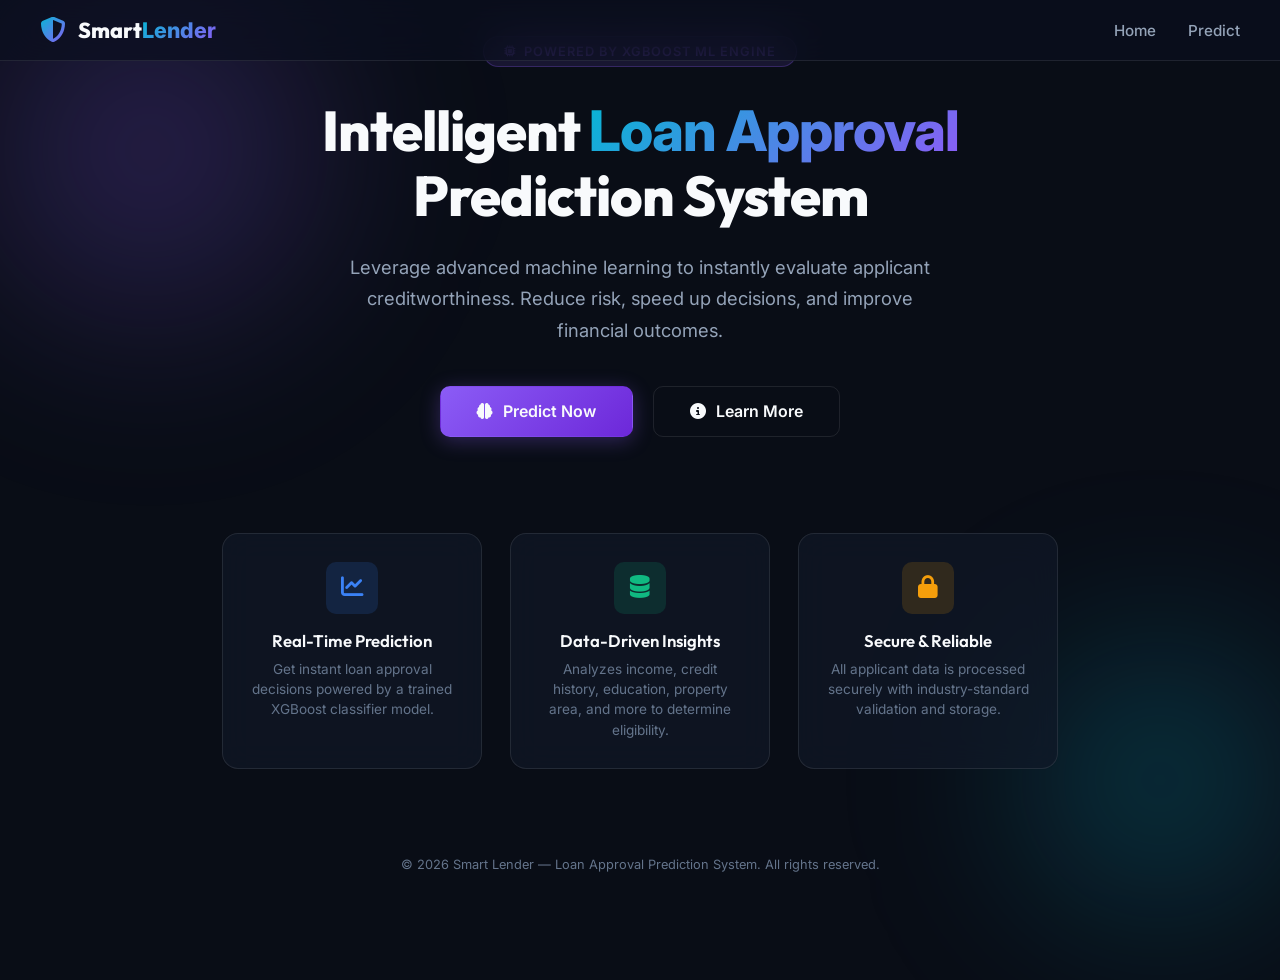
<file: 5.Project Development Phase/Flask/templates/home.html>
<!DOCTYPE html>
<html lang="en">
<head>
    <meta charset="UTF-8">
    <meta name="viewport" content="width=device-width, initial-scale=1.0">
    <title>Smart Lender | Home</title>
    <meta name="description" content="Smart Lender - AI-powered Loan Approval Prediction System using XGBoost Machine Learning">
    <link rel="preconnect" href="https://fonts.googleapis.com">
    <link rel="preconnect" href="https://fonts.gstatic.com" crossorigin>
    <link href="https://fonts.googleapis.com/css2?family=Inter:wght@300;400;500;600;700&family=Outfit:wght@400;500;600;700;800&display=swap" rel="stylesheet">
    <link rel="stylesheet" href="https://cdnjs.cloudflare.com/ajax/libs/font-awesome/6.4.0/css/all.min.css">
    <style>
        :root {
            --bg-dark: #090d16;
            --bg-card: rgba(17, 25, 40, 0.65);
            --border-glass: rgba(255, 255, 255, 0.09);
            --text-primary: #f8fafc;
            --text-secondary: #94a3b8;
            --text-muted: #64748b;
            --color-primary: #8b5cf6;
            --color-primary-glow: rgba(139, 92, 246, 0.3);
            --color-secondary: #06b6d4;
            --color-secondary-glow: rgba(6, 182, 212, 0.3);
            --color-success: #10b981;
            --color-warning: #f59e0b;
            --radius-lg: 16px;
            --radius-md: 10px;
            --font-sans: 'Inter', -apple-system, sans-serif;
            --font-display: 'Outfit', sans-serif;
            --transition-smooth: all 0.3s cubic-bezier(0.4, 0, 0.2, 1);
        }

        * { box-sizing: border-box; margin: 0; padding: 0; font-family: var(--font-sans); }

        body {
            background-color: var(--bg-dark);
            color: var(--text-primary);
            min-height: 100vh;
            overflow-x: hidden;
            position: relative;
            display: flex;
            flex-direction: column;
            align-items: center;
            justify-content: center;
        }

        /* Ambient Glow Effects */
        .glow-orb {
            position: absolute;
            border-radius: 50%;
            filter: blur(80px);
            pointer-events: none;
            z-index: 0;
        }
        .glow-orb.purple {
            width: 500px; height: 500px;
            background: radial-gradient(circle, var(--color-primary-glow) 0%, transparent 70%);
            top: -100px; left: -100px;
        }
        .glow-orb.cyan {
            width: 400px; height: 400px;
            background: radial-gradient(circle, var(--color-secondary-glow) 0%, transparent 70%);
            bottom: -80px; right: -80px;
        }

        /* Navbar */
        .navbar {
            position: fixed;
            top: 0; left: 0; right: 0;
            background: rgba(10, 15, 30, 0.7);
            backdrop-filter: blur(20px);
            border-bottom: 1px solid var(--border-glass);
            padding: 1rem 2.5rem;
            display: flex;
            justify-content: space-between;
            align-items: center;
            z-index: 100;
        }
        .navbar .brand {
            display: flex;
            align-items: center;
            gap: 0.75rem;
            text-decoration: none;
        }
        .navbar .brand-icon {
            font-size: 1.6rem;
            background: linear-gradient(135deg, var(--color-secondary), var(--color-primary));
            -webkit-background-clip: text;
            -webkit-text-fill-color: transparent;
        }
        .navbar .brand-text {
            font-family: var(--font-display);
            font-weight: 800;
            font-size: 1.35rem;
            color: var(--text-primary);
        }
        .navbar .brand-text span {
            background: linear-gradient(135deg, var(--color-secondary), var(--color-primary));
            -webkit-background-clip: text;
            -webkit-text-fill-color: transparent;
        }
        .nav-links { display: flex; gap: 2rem; align-items: center; }
        .nav-links a {
            color: var(--text-secondary);
            text-decoration: none;
            font-weight: 500;
            font-size: 0.95rem;
            transition: var(--transition-smooth);
        }
        .nav-links a:hover { color: var(--text-primary); }

        /* Hero Section */
        .hero {
            position: relative;
            z-index: 1;
            text-align: center;
            max-width: 800px;
            padding: 2rem;
        }
        .hero-badge {
            display: inline-flex;
            align-items: center;
            gap: 0.5rem;
            background: rgba(139, 92, 246, 0.12);
            border: 1px solid rgba(139, 92, 246, 0.25);
            border-radius: 50px;
            padding: 0.45rem 1.25rem;
            font-size: 0.8rem;
            color: var(--color-primary);
            font-weight: 600;
            margin-bottom: 2rem;
            text-transform: uppercase;
            letter-spacing: 1px;
        }
        .hero-badge i { font-size: 0.7rem; }
        .hero h1 {
            font-family: var(--font-display);
            font-weight: 800;
            font-size: 3.5rem;
            line-height: 1.15;
            margin-bottom: 1.5rem;
            letter-spacing: -1px;
        }
        .hero h1 .gradient-text {
            background: linear-gradient(135deg, var(--color-secondary), var(--color-primary));
            -webkit-background-clip: text;
            -webkit-text-fill-color: transparent;
        }
        .hero p {
            color: var(--text-secondary);
            font-size: 1.15rem;
            line-height: 1.7;
            max-width: 600px;
            margin: 0 auto 2.5rem auto;
        }

        /* CTA Buttons */
        .cta-group { display: flex; gap: 1.25rem; justify-content: center; flex-wrap: wrap; }
        .btn {
            padding: 0.9rem 2.25rem;
            font-size: 1rem;
            font-weight: 600;
            border-radius: var(--radius-md);
            border: 1px solid transparent;
            cursor: pointer;
            transition: var(--transition-smooth);
            display: inline-flex;
            align-items: center;
            gap: 0.6rem;
            text-decoration: none;
        }
        .btn-primary {
            background: linear-gradient(135deg, var(--color-primary), #6d28d9);
            color: var(--text-primary);
            box-shadow: 0 4px 20px var(--color-primary-glow);
        }
        .btn-primary:hover {
            transform: translateY(-3px);
            box-shadow: 0 8px 30px rgba(139, 92, 246, 0.5);
        }
        .btn-outline {
            background: transparent;
            border-color: var(--border-glass);
            color: var(--text-primary);
        }
        .btn-outline:hover {
            background: rgba(255, 255, 255, 0.05);
            border-color: rgba(255, 255, 255, 0.2);
        }

        /* Feature Cards Row */
        .features-row {
            position: relative;
            z-index: 1;
            display: grid;
            grid-template-columns: repeat(3, 1fr);
            gap: 1.75rem;
            max-width: 900px;
            margin-top: 4rem;
            padding: 0 2rem;
        }
        @media (max-width: 768px) {
            .features-row { grid-template-columns: 1fr; }
            .hero h1 { font-size: 2.5rem; }
        }
        .feature-card {
            background: var(--bg-card);
            backdrop-filter: blur(16px);
            border: 1px solid var(--border-glass);
            border-radius: var(--radius-lg);
            padding: 1.75rem;
            text-align: center;
            transition: var(--transition-smooth);
        }
        .feature-card:hover {
            transform: translateY(-6px);
            border-color: rgba(255, 255, 255, 0.15);
            box-shadow: 0 12px 40px rgba(0, 0, 0, 0.3);
        }
        .feature-icon {
            width: 52px; height: 52px;
            border-radius: var(--radius-md);
            display: flex;
            align-items: center;
            justify-content: center;
            font-size: 1.4rem;
            margin: 0 auto 1rem auto;
        }
        .feature-icon.blue { background: rgba(59, 130, 246, 0.15); color: #3b82f6; }
        .feature-icon.green { background: rgba(16, 185, 129, 0.15); color: var(--color-success); }
        .feature-icon.yellow { background: rgba(245, 158, 11, 0.15); color: var(--color-warning); }
        .feature-card h3 {
            font-family: var(--font-display);
            font-weight: 600;
            font-size: 1.05rem;
            margin-bottom: 0.5rem;
        }
        .feature-card p {
            color: var(--text-muted);
            font-size: 0.85rem;
            line-height: 1.5;
        }

        /* Footer */
        .footer {
            position: relative;
            z-index: 1;
            margin-top: 4rem;
            padding: 1.5rem;
            color: var(--text-muted);
            font-size: 0.8rem;
            text-align: center;
        }
    </style>
</head>
<body>
    <div class="glow-orb purple"></div>
    <div class="glow-orb cyan"></div>

    <!-- Navbar -->
    <nav class="navbar">
        <a href="/" class="brand">
            <i class="fa-solid fa-shield-halved brand-icon"></i>
            <span class="brand-text">Smart<span>Lender</span></span>
        </a>
        <div class="nav-links">
            <a href="/">Home</a>
            <a href="/predict">Predict</a>
        </div>
    </nav>

    <!-- Hero Section -->
    <section class="hero">
        <div class="hero-badge"><i class="fa-solid fa-microchip"></i> Powered by XGBoost ML Engine</div>
        <h1>Intelligent <span class="gradient-text">Loan Approval</span> Prediction System</h1>
        <p>Leverage advanced machine learning to instantly evaluate applicant creditworthiness. Reduce risk, speed up decisions, and improve financial outcomes.</p>
        <div class="cta-group">
            <a href="/predict" class="btn btn-primary" id="btn-predict"><i class="fa-solid fa-brain"></i> Predict Now</a>
            <a href="#features" class="btn btn-outline"><i class="fa-solid fa-circle-info"></i> Learn More</a>
        </div>
    </section>

    <!-- Feature Cards -->
    <section class="features-row" id="features">
        <div class="feature-card">
            <div class="feature-icon blue"><i class="fa-solid fa-chart-line"></i></div>
            <h3>Real-Time Prediction</h3>
            <p>Get instant loan approval decisions powered by a trained XGBoost classifier model.</p>
        </div>
        <div class="feature-card">
            <div class="feature-icon green"><i class="fa-solid fa-database"></i></div>
            <h3>Data-Driven Insights</h3>
            <p>Analyzes income, credit history, education, property area, and more to determine eligibility.</p>
        </div>
        <div class="feature-card">
            <div class="feature-icon yellow"><i class="fa-solid fa-lock"></i></div>
            <h3>Secure & Reliable</h3>
            <p>All applicant data is processed securely with industry-standard validation and storage.</p>
        </div>
    </section>

    <!-- Footer -->
    <footer class="footer">
        &copy; 2026 Smart Lender &mdash; Loan Approval Prediction System. All rights reserved.
    </footer>
</body>
</html>
</file>
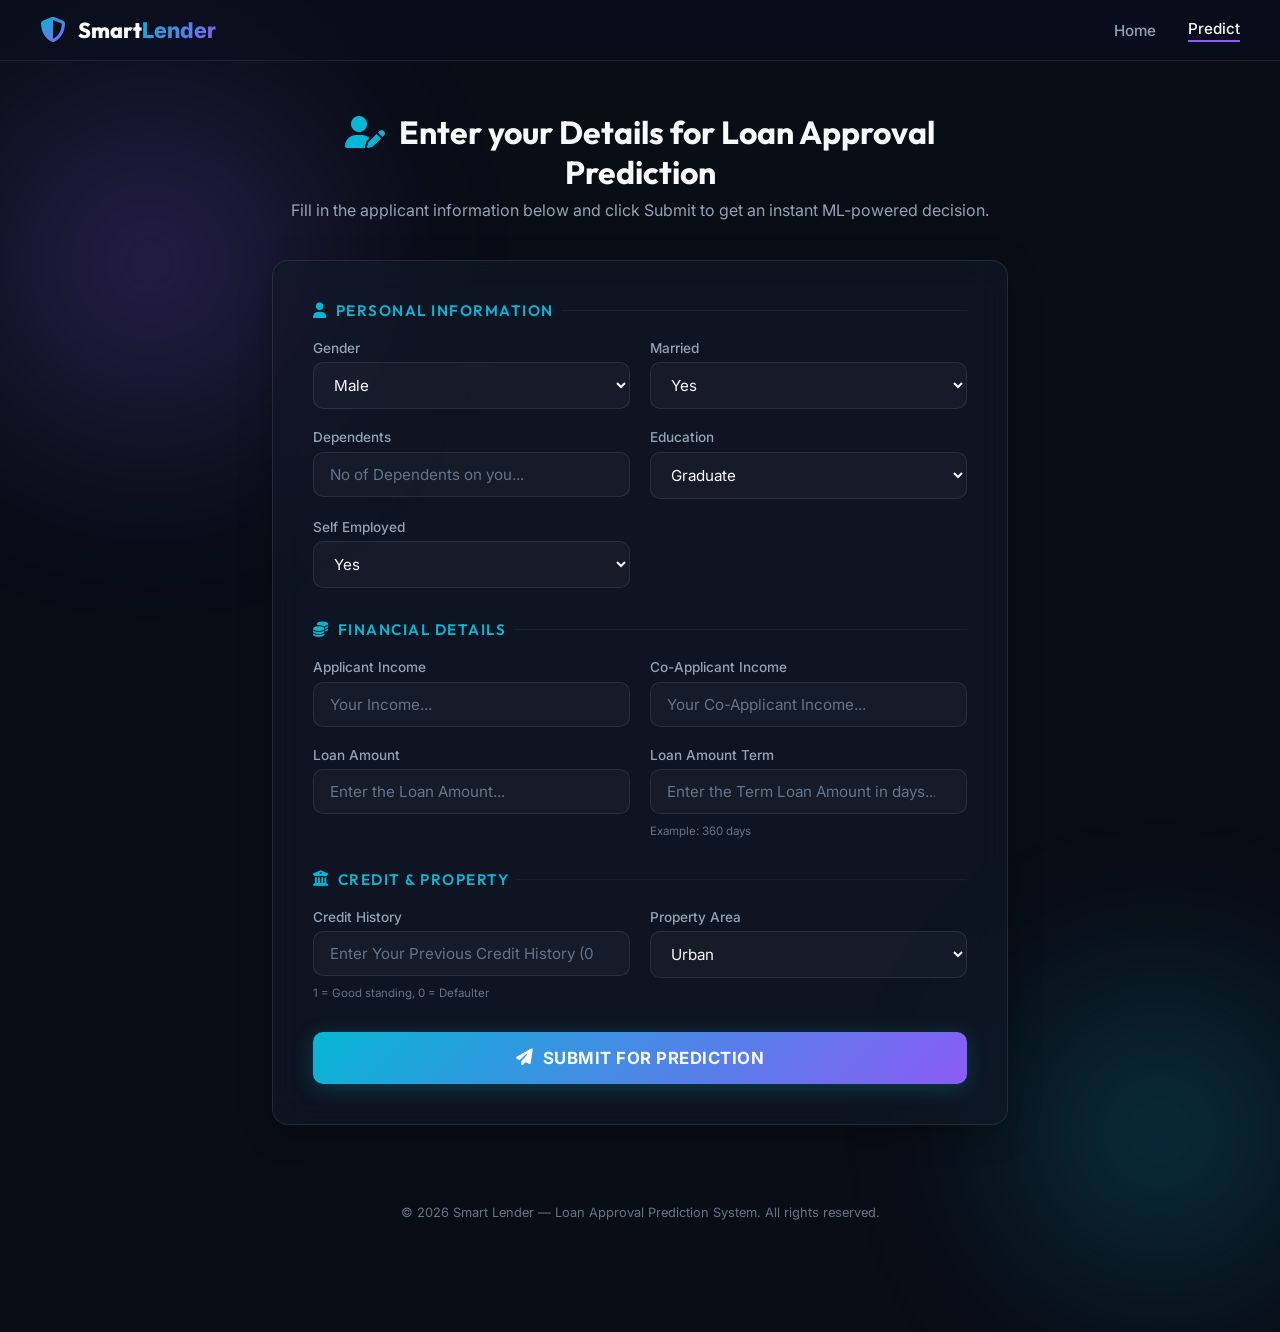
<file: 5.Project Development Phase/Flask/templates/predict.html>
<!DOCTYPE html>
<html lang="en">
<head>
    <meta charset="UTF-8">
    <meta name="viewport" content="width=device-width, initial-scale=1.0">
    <title>Smart Lender | Predict Loan Approval</title>
    <meta name="description" content="Enter applicant details to predict loan approval status using machine learning">
    <link rel="preconnect" href="https://fonts.googleapis.com">
    <link rel="preconnect" href="https://fonts.gstatic.com" crossorigin>
    <link href="https://fonts.googleapis.com/css2?family=Inter:wght@300;400;500;600;700&family=Outfit:wght@400;500;600;700;800&display=swap" rel="stylesheet">
    <link rel="stylesheet" href="https://cdnjs.cloudflare.com/ajax/libs/font-awesome/6.4.0/css/all.min.css">
    <style>
        :root {
            --bg-dark: #090d16;
            --bg-card: rgba(17, 25, 40, 0.65);
            --border-glass: rgba(255, 255, 255, 0.09);
            --text-primary: #f8fafc;
            --text-secondary: #94a3b8;
            --text-muted: #64748b;
            --color-primary: #8b5cf6;
            --color-primary-glow: rgba(139, 92, 246, 0.3);
            --color-secondary: #06b6d4;
            --color-secondary-glow: rgba(6, 182, 212, 0.3);
            --color-success: #10b981;
            --color-danger: #f43f5e;
            --radius-lg: 16px;
            --radius-md: 10px;
            --font-sans: 'Inter', -apple-system, sans-serif;
            --font-display: 'Outfit', sans-serif;
            --transition-smooth: all 0.3s cubic-bezier(0.4, 0, 0.2, 1);
        }

        * { box-sizing: border-box; margin: 0; padding: 0; font-family: var(--font-sans); }

        body {
            background-color: var(--bg-dark);
            color: var(--text-primary);
            min-height: 100vh;
            overflow-x: hidden;
            position: relative;
        }

        .glow-orb {
            position: absolute; border-radius: 50%; filter: blur(80px); pointer-events: none; z-index: 0;
        }
        .glow-orb.purple {
            width: 500px; height: 500px;
            background: radial-gradient(circle, var(--color-primary-glow) 0%, transparent 70%);
            top: -100px; left: -100px;
        }
        .glow-orb.cyan {
            width: 400px; height: 400px;
            background: radial-gradient(circle, var(--color-secondary-glow) 0%, transparent 70%);
            bottom: -80px; right: -80px;
        }

        /* Navbar */
        .navbar {
            position: fixed; top: 0; left: 0; right: 0;
            background: rgba(10, 15, 30, 0.7);
            backdrop-filter: blur(20px);
            border-bottom: 1px solid var(--border-glass);
            padding: 1rem 2.5rem;
            display: flex; justify-content: space-between; align-items: center;
            z-index: 100;
        }
        .navbar .brand {
            display: flex; align-items: center; gap: 0.75rem; text-decoration: none;
        }
        .navbar .brand-icon {
            font-size: 1.6rem;
            background: linear-gradient(135deg, var(--color-secondary), var(--color-primary));
            -webkit-background-clip: text; -webkit-text-fill-color: transparent;
        }
        .navbar .brand-text {
            font-family: var(--font-display); font-weight: 800; font-size: 1.35rem; color: var(--text-primary);
        }
        .navbar .brand-text span {
            background: linear-gradient(135deg, var(--color-secondary), var(--color-primary));
            -webkit-background-clip: text; -webkit-text-fill-color: transparent;
        }
        .nav-links { display: flex; gap: 2rem; align-items: center; }
        .nav-links a {
            color: var(--text-secondary); text-decoration: none; font-weight: 500; font-size: 0.95rem;
            transition: var(--transition-smooth);
        }
        .nav-links a:hover { color: var(--text-primary); }
        .nav-links a.active {
            color: var(--text-primary);
            border-bottom: 2px solid var(--color-primary);
            padding-bottom: 2px;
        }

        /* Page Content */
        .page-wrapper {
            position: relative; z-index: 1;
            max-width: 800px;
            margin: 7rem auto 3rem auto;
            padding: 0 2rem;
        }

        .page-header {
            text-align: center;
            margin-bottom: 2.5rem;
        }
        .page-header h1 {
            font-family: var(--font-display);
            font-weight: 700;
            font-size: 2rem;
            margin-bottom: 0.5rem;
        }
        .page-header h1 i { color: var(--color-secondary); margin-right: 0.5rem; }
        .page-header p {
            color: var(--text-secondary);
            font-size: 1rem;
        }

        /* Glass Form Card */
        .glass-card {
            background: var(--bg-card);
            backdrop-filter: blur(16px);
            border: 1px solid var(--border-glass);
            border-radius: var(--radius-lg);
            padding: 2.5rem;
            box-shadow: 0 8px 32px 0 rgba(0, 0, 0, 0.25);
        }

        .form-section-title {
            font-family: var(--font-display);
            font-weight: 600;
            font-size: 0.95rem;
            color: var(--color-secondary);
            text-transform: uppercase;
            letter-spacing: 1.5px;
            margin-bottom: 1.25rem;
            display: flex;
            align-items: center;
            gap: 0.5rem;
        }
        .form-section-title::after {
            content: '';
            flex-grow: 1;
            height: 1px;
            background: rgba(255, 255, 255, 0.05);
        }

        .form-grid {
            display: grid;
            grid-template-columns: 1fr 1fr;
            gap: 1.25rem;
            margin-bottom: 2rem;
        }
        @media (max-width: 600px) {
            .form-grid { grid-template-columns: 1fr; }
        }

        .form-group {
            display: flex;
            flex-direction: column;
            gap: 0.4rem;
        }
        .form-group.full-width {
            grid-column: 1 / -1;
        }

        .form-group label {
            font-size: 0.85rem;
            font-weight: 500;
            color: var(--text-secondary);
        }

        .form-group select,
        .form-group input[type="number"],
        .form-group input[type="text"] {
            background: rgba(255, 255, 255, 0.03);
            border: 1px solid var(--border-glass);
            border-radius: var(--radius-md);
            padding: 0.75rem 1rem;
            color: var(--text-primary);
            font-size: 0.95rem;
            outline: none;
            transition: var(--transition-smooth);
            width: 100%;
        }
        .form-group input::placeholder {
            color: var(--text-muted);
        }
        .form-group input:focus,
        .form-group select:focus {
            background: rgba(255, 255, 255, 0.06);
            border-color: var(--color-primary);
            box-shadow: 0 0 12px rgba(139, 92, 246, 0.15);
        }

        .form-group select option {
            background: #1a1f2e;
            color: var(--text-primary);
        }

        .field-hint {
            font-size: 0.72rem;
            color: var(--text-muted);
            margin-top: 0.2rem;
        }

        /* Submit Button */
        .btn-submit {
            width: 100%;
            padding: 1rem 2rem;
            font-size: 1.05rem;
            font-weight: 700;
            border-radius: var(--radius-md);
            border: none;
            cursor: pointer;
            transition: var(--transition-smooth);
            display: flex;
            align-items: center;
            justify-content: center;
            gap: 0.6rem;
            background: linear-gradient(135deg, var(--color-secondary), var(--color-primary));
            color: var(--text-primary);
            box-shadow: 0 4px 20px rgba(6, 182, 212, 0.25);
            text-transform: uppercase;
            letter-spacing: 0.5px;
        }
        .btn-submit:hover {
            transform: translateY(-3px);
            box-shadow: 0 8px 30px rgba(6, 182, 212, 0.45);
        }

        .footer {
            position: relative; z-index: 1;
            text-align: center; padding: 2rem;
            color: var(--text-muted); font-size: 0.8rem;
        }
    </style>
</head>
<body>
    <div class="glow-orb purple"></div>
    <div class="glow-orb cyan"></div>

    <!-- Navbar -->
    <nav class="navbar">
        <a href="/" class="brand">
            <i class="fa-solid fa-shield-halved brand-icon"></i>
            <span class="brand-text">Smart<span>Lender</span></span>
        </a>
        <div class="nav-links">
            <a href="/">Home</a>
            <a href="/predict" class="active">Predict</a>
        </div>
    </nav>

    <!-- Form Page -->
    <div class="page-wrapper">
        <div class="page-header">
            <h1><i class="fa-solid fa-user-pen"></i> Enter your Details for Loan Approval Prediction</h1>
            <p>Fill in the applicant information below and click Submit to get an instant ML-powered decision.</p>
        </div>

        <div class="glass-card">
            <form action="/predict/submit" method="post" id="predict-form">

                <!-- Personal Information Section -->
                <div class="form-section-title"><i class="fa-solid fa-user"></i> Personal Information</div>
                <div class="form-grid">
                    <div class="form-group">
                        <label for="Gender">Gender</label>
                        <select id="Gender" name="Gender" required>
                            <option value="0">Male</option>
                            <option value="1">Female</option>
                        </select>
                    </div>
                    <div class="form-group">
                        <label for="Married">Married</label>
                        <select id="Married" name="Married" required>
                            <option value="1">Yes</option>
                            <option value="0">No</option>
                        </select>
                    </div>
                    <div class="form-group">
                        <label for="Dependents">Dependents</label>
                        <input type="number" id="Dependents" name="Dependents" min="0" max="10" placeholder="No of Dependents on you..." required>
                    </div>
                    <div class="form-group">
                        <label for="Education">Education</label>
                        <select id="Education" name="Education" required>
                            <option value="0">Graduate</option>
                            <option value="1">Not Graduate</option>
                        </select>
                    </div>
                    <div class="form-group">
                        <label for="Self_Employed">Self Employed</label>
                        <select id="Self_Employed" name="Self_Employed" required>
                            <option value="1">Yes</option>
                            <option value="0">No</option>
                        </select>
                    </div>
                </div>

                <!-- Financial Details Section -->
                <div class="form-section-title"><i class="fa-solid fa-coins"></i> Financial Details</div>
                <div class="form-grid">
                    <div class="form-group">
                        <label for="ApplicantIncome">Applicant Income</label>
                        <input type="number" id="ApplicantIncome" name="ApplicantIncome" placeholder="Your Income..." required>
                    </div>
                    <div class="form-group">
                        <label for="CoapplicantIncome">Co-Applicant Income</label>
                        <input type="number" id="CoapplicantIncome" name="CoapplicantIncome" placeholder="Your Co-Applicant Income..." required>
                    </div>
                    <div class="form-group">
                        <label for="LoanAmount">Loan Amount</label>
                        <input type="number" id="LoanAmount" name="LoanAmount" placeholder="Enter the Loan Amount..." required>
                    </div>
                    <div class="form-group">
                        <label for="Loan_Amount_Term">Loan Amount Term</label>
                        <input type="number" id="Loan_Amount_Term" name="Loan_Amount_Term" placeholder="Enter the Term Loan Amount in days..." required>
                        <span class="field-hint">Example: 360 days</span>
                    </div>
                </div>

                <!-- Credit & Property Section -->
                <div class="form-section-title"><i class="fa-solid fa-building-columns"></i> Credit & Property</div>
                <div class="form-grid">
                    <div class="form-group">
                        <label for="Credit_History">Credit History</label>
                        <input type="number" id="Credit_History" name="Credit_History" min="0" max="1" step="1" placeholder="Enter Your Previous Credit History (0 or 1)..." required>
                        <span class="field-hint">1 = Good standing, 0 = Defaulter</span>
                    </div>
                    <div class="form-group">
                        <label for="Property_Area">Property Area</label>
                        <select id="Property_Area" name="Property_Area" required>
                            <option value="2">Urban</option>
                            <option value="1">Semiurban</option>
                            <option value="0">Rural</option>
                        </select>
                    </div>
                </div>

                <!-- Submit -->
                <button type="submit" class="btn-submit" id="btn-submit-prediction">
                    <i class="fa-solid fa-paper-plane"></i> Submit for Prediction
                </button>
            </form>
        </div>
    </div>

    <footer class="footer">
        &copy; 2026 Smart Lender &mdash; Loan Approval Prediction System. All rights reserved.
    </footer>
</body>
</html>
</file>
